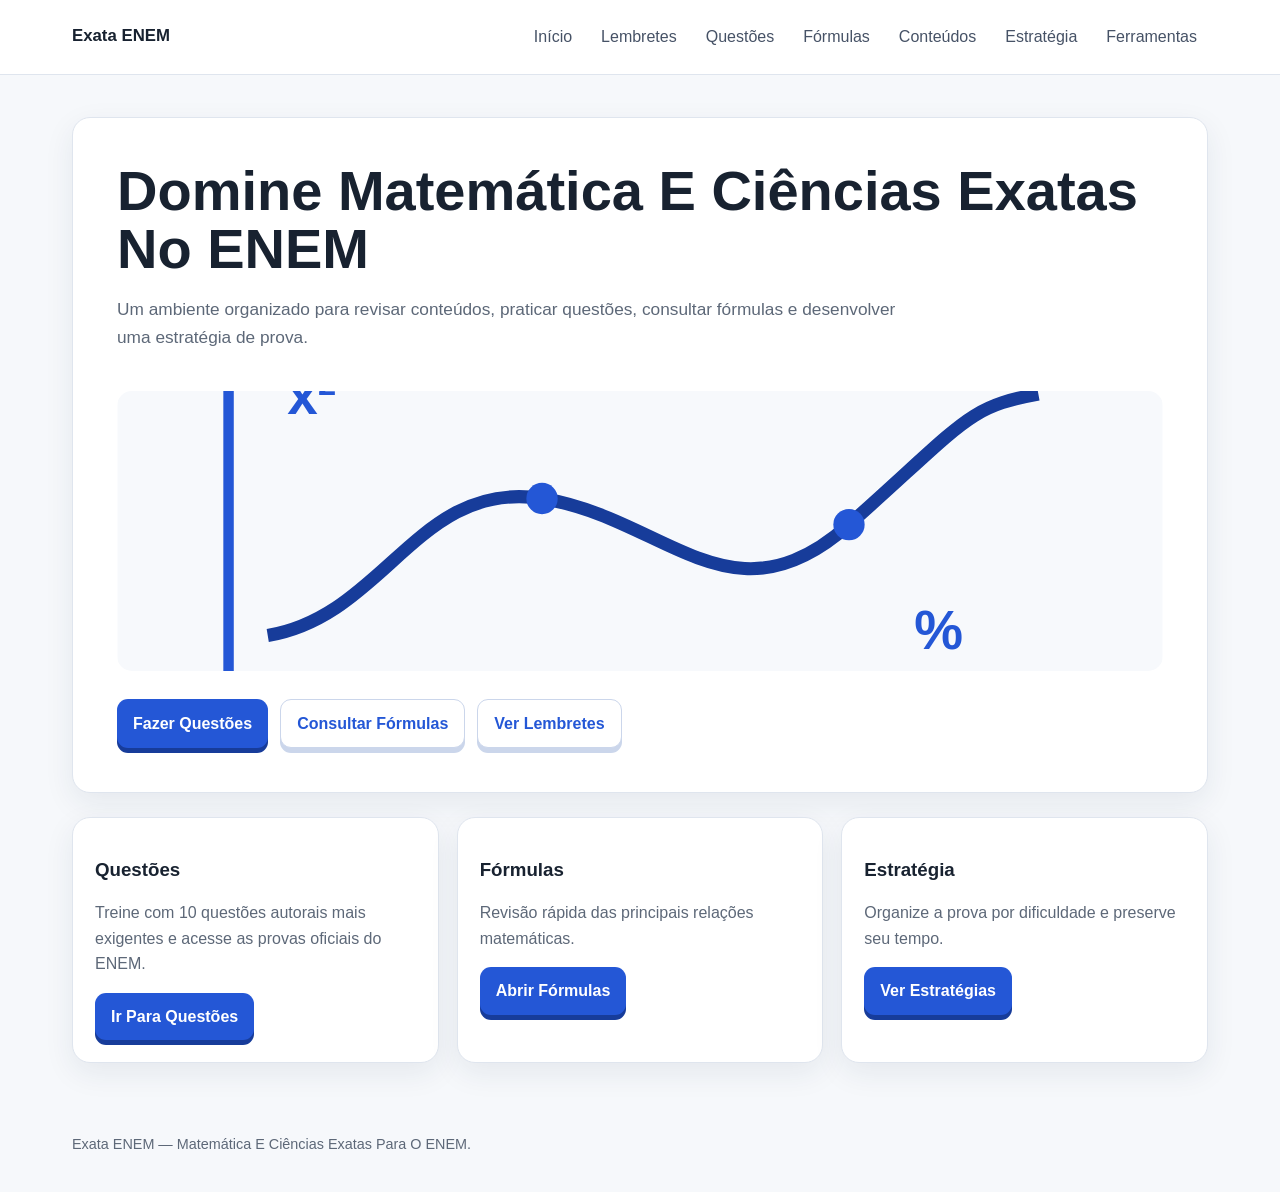
<file: index.html>
<!doctype html><html lang="pt-BR"><head><meta charset="utf-8"><meta name="viewport" content="width=device-width,initial-scale=1"><title>Início — Exata ENEM</title><link rel="stylesheet" href="style.css"></head><body><header><div class="nav"><a class="logo" href="index.html">Exata ENEM</a><nav><a href="index.html">Início</a><a href="lembretes.html">Lembretes</a><a href="questoes.html">Questões</a><a href="formulas.html">Fórmulas</a><a href="conteudos.html">Conteúdos</a><a href="estrategia.html">Estratégia</a><a href="ferramentas.html">Ferramentas</a></nav></div></header><main><section class="hero"><h1>Domine Matemática E Ciências Exatas No ENEM</h1><p>Um ambiente organizado para revisar conteúdos, praticar questões, consultar fórmulas e desenvolver uma estratégia de prova.</p><img class="hero-img" src="matematica.svg" alt="Ilustração de um gráfico matemático"><div class="actions"><a class="btn" href="questoes.html">Fazer Questões</a><a class="btn secondary" href="formulas.html">Consultar Fórmulas</a><a class="btn secondary" href="lembretes.html">Ver Lembretes</a></div></section><div class="grid"><div class="card"><h3>Questões</h3><p class="muted">Treine com 10 questões autorais mais exigentes e acesse as provas oficiais do ENEM.</p><a class="btn" href="questoes.html">Ir Para Questões</a></div><div class="card"><h3>Fórmulas</h3><p class="muted">Revisão rápida das principais relações matemáticas.</p><a class="btn" href="formulas.html">Abrir Fórmulas</a></div><div class="card"><h3>Estratégia</h3><p class="muted">Organize a prova por dificuldade e preserve seu tempo.</p><a class="btn" href="estrategia.html">Ver Estratégias</a></div></div></main><footer>Exata ENEM — Matemática E Ciências Exatas Para O ENEM.</footer></body></html>
</file>
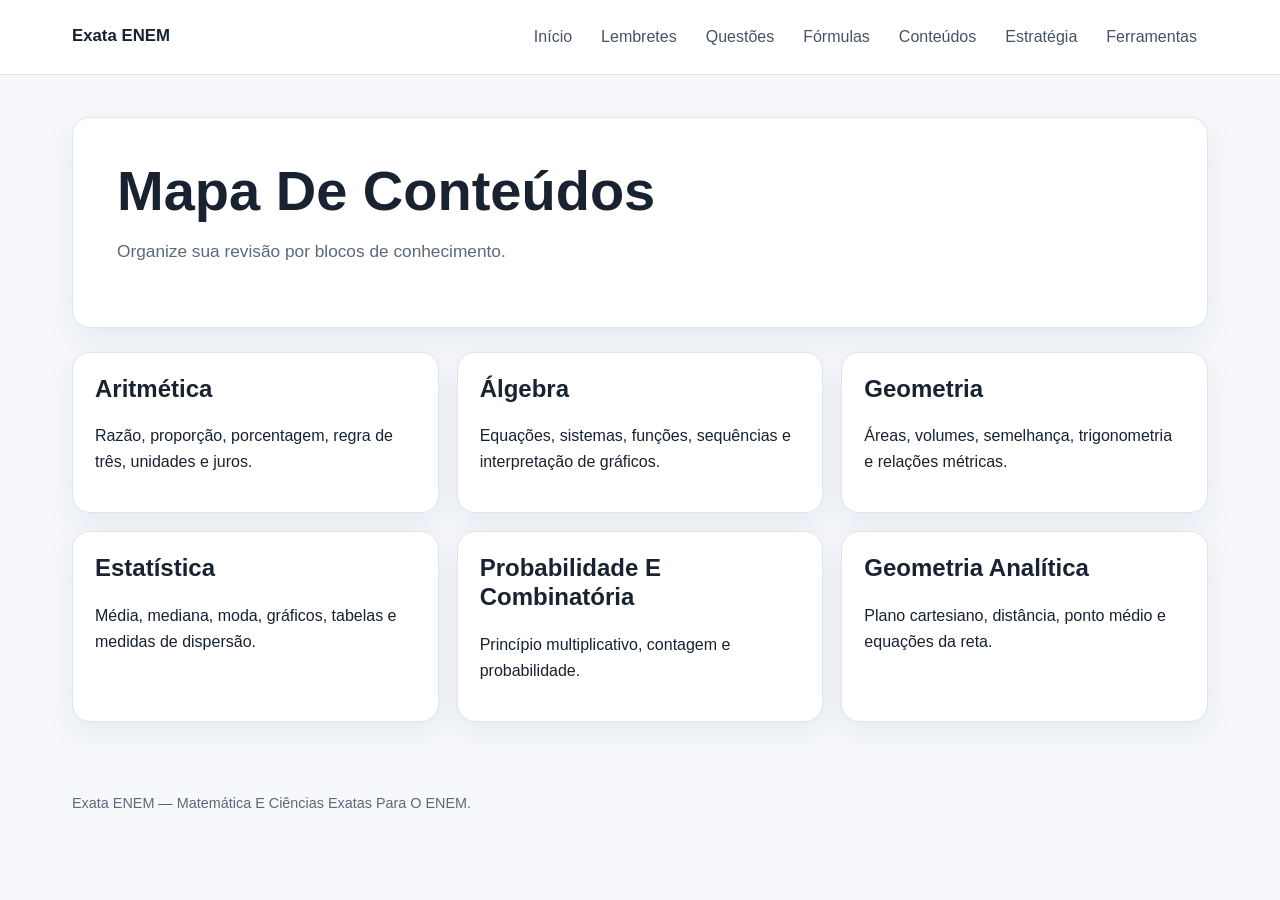
<file: conteudos.html>
<!doctype html><html lang="pt-BR"><head><meta charset="utf-8"><meta name="viewport" content="width=device-width,initial-scale=1"><title>Conteúdos — Exata ENEM</title><link rel="stylesheet" href="style.css"></head><body><header><div class="nav"><a class="logo" href="index.html">Exata ENEM</a><nav><a href="index.html">Início</a><a href="lembretes.html">Lembretes</a><a href="questoes.html">Questões</a><a href="formulas.html">Fórmulas</a><a href="conteudos.html">Conteúdos</a><a href="estrategia.html">Estratégia</a><a href="ferramentas.html">Ferramentas</a></nav></div></header><main><section class="hero"><h1>Mapa De Conteúdos</h1><p>Organize sua revisão por blocos de conhecimento.</p></section><div class="grid"><div class="card"><h2>Aritmética</h2><p>Razão, proporção, porcentagem, regra de três, unidades e juros.</p></div><div class="card"><h2>Álgebra</h2><p>Equações, sistemas, funções, sequências e interpretação de gráficos.</p></div><div class="card"><h2>Geometria</h2><p>Áreas, volumes, semelhança, trigonometria e relações métricas.</p></div><div class="card"><h2>Estatística</h2><p>Média, mediana, moda, gráficos, tabelas e medidas de dispersão.</p></div><div class="card"><h2>Probabilidade E Combinatória</h2><p>Princípio multiplicativo, contagem e probabilidade.</p></div><div class="card"><h2>Geometria Analítica</h2><p>Plano cartesiano, distância, ponto médio e equações da reta.</p></div></div></main><footer>Exata ENEM — Matemática E Ciências Exatas Para O ENEM.</footer></body></html>
</file>
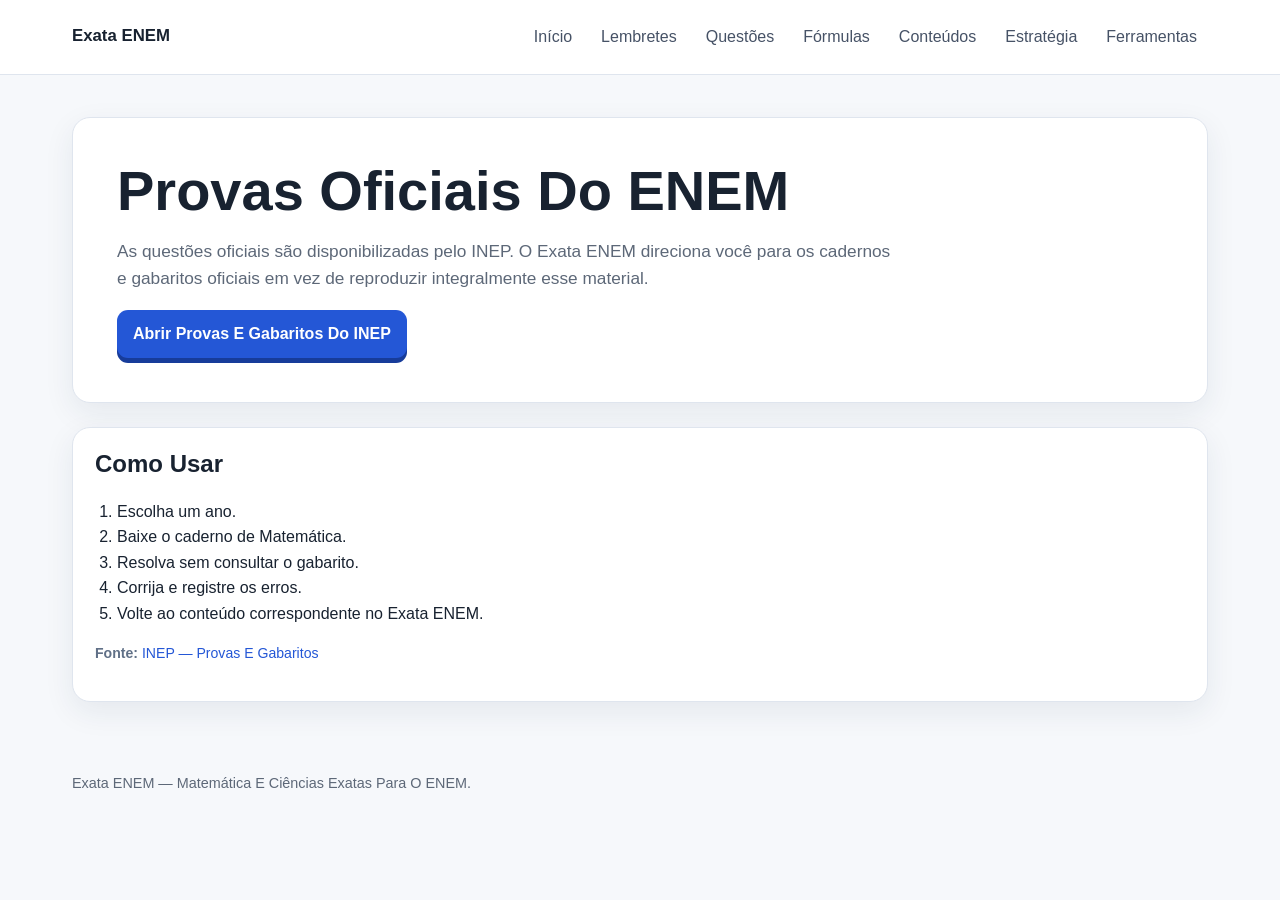
<file: enem-oficial.html>
<!doctype html><html lang="pt-BR"><head><meta charset="utf-8"><meta name="viewport" content="width=device-width,initial-scale=1"><title>ENEM Oficial — Exata ENEM</title><link rel="stylesheet" href="style.css"></head><body><header><div class="nav"><a class="logo" href="index.html">Exata ENEM</a><nav><a href="index.html">Início</a><a href="lembretes.html">Lembretes</a><a href="questoes.html">Questões</a><a href="formulas.html">Fórmulas</a><a href="conteudos.html">Conteúdos</a><a href="estrategia.html">Estratégia</a><a href="ferramentas.html">Ferramentas</a></nav></div></header><main><section class="hero"><h1>Provas Oficiais Do ENEM</h1><p>As questões oficiais são disponibilizadas pelo INEP. O Exata ENEM direciona você para os cadernos e gabaritos oficiais em vez de reproduzir integralmente esse material.</p><a class="btn" href="https://www.gov.br/inep/pt-br/areas-de-atuacao/avaliacao-e-exames-educacionais/enem/provas-e-gabaritos" target="_blank" rel="noopener">Abrir Provas E Gabaritos Do INEP</a></section><div class="card"><h2>Como Usar</h2><ol><li>Escolha um ano.</li><li>Baixe o caderno de Matemática.</li><li>Resolva sem consultar o gabarito.</li><li>Corrija e registre os erros.</li><li>Volte ao conteúdo correspondente no Exata ENEM.</li></ol><p class="source"><strong>Fonte:</strong> <a href="https://www.gov.br/inep/pt-br/areas-de-atuacao/avaliacao-e-exames-educacionais/enem/provas-e-gabaritos" target="_blank" rel="noopener">INEP — Provas E Gabaritos</a></p></div></main><footer>Exata ENEM — Matemática E Ciências Exatas Para O ENEM.</footer></body></html>
</file>
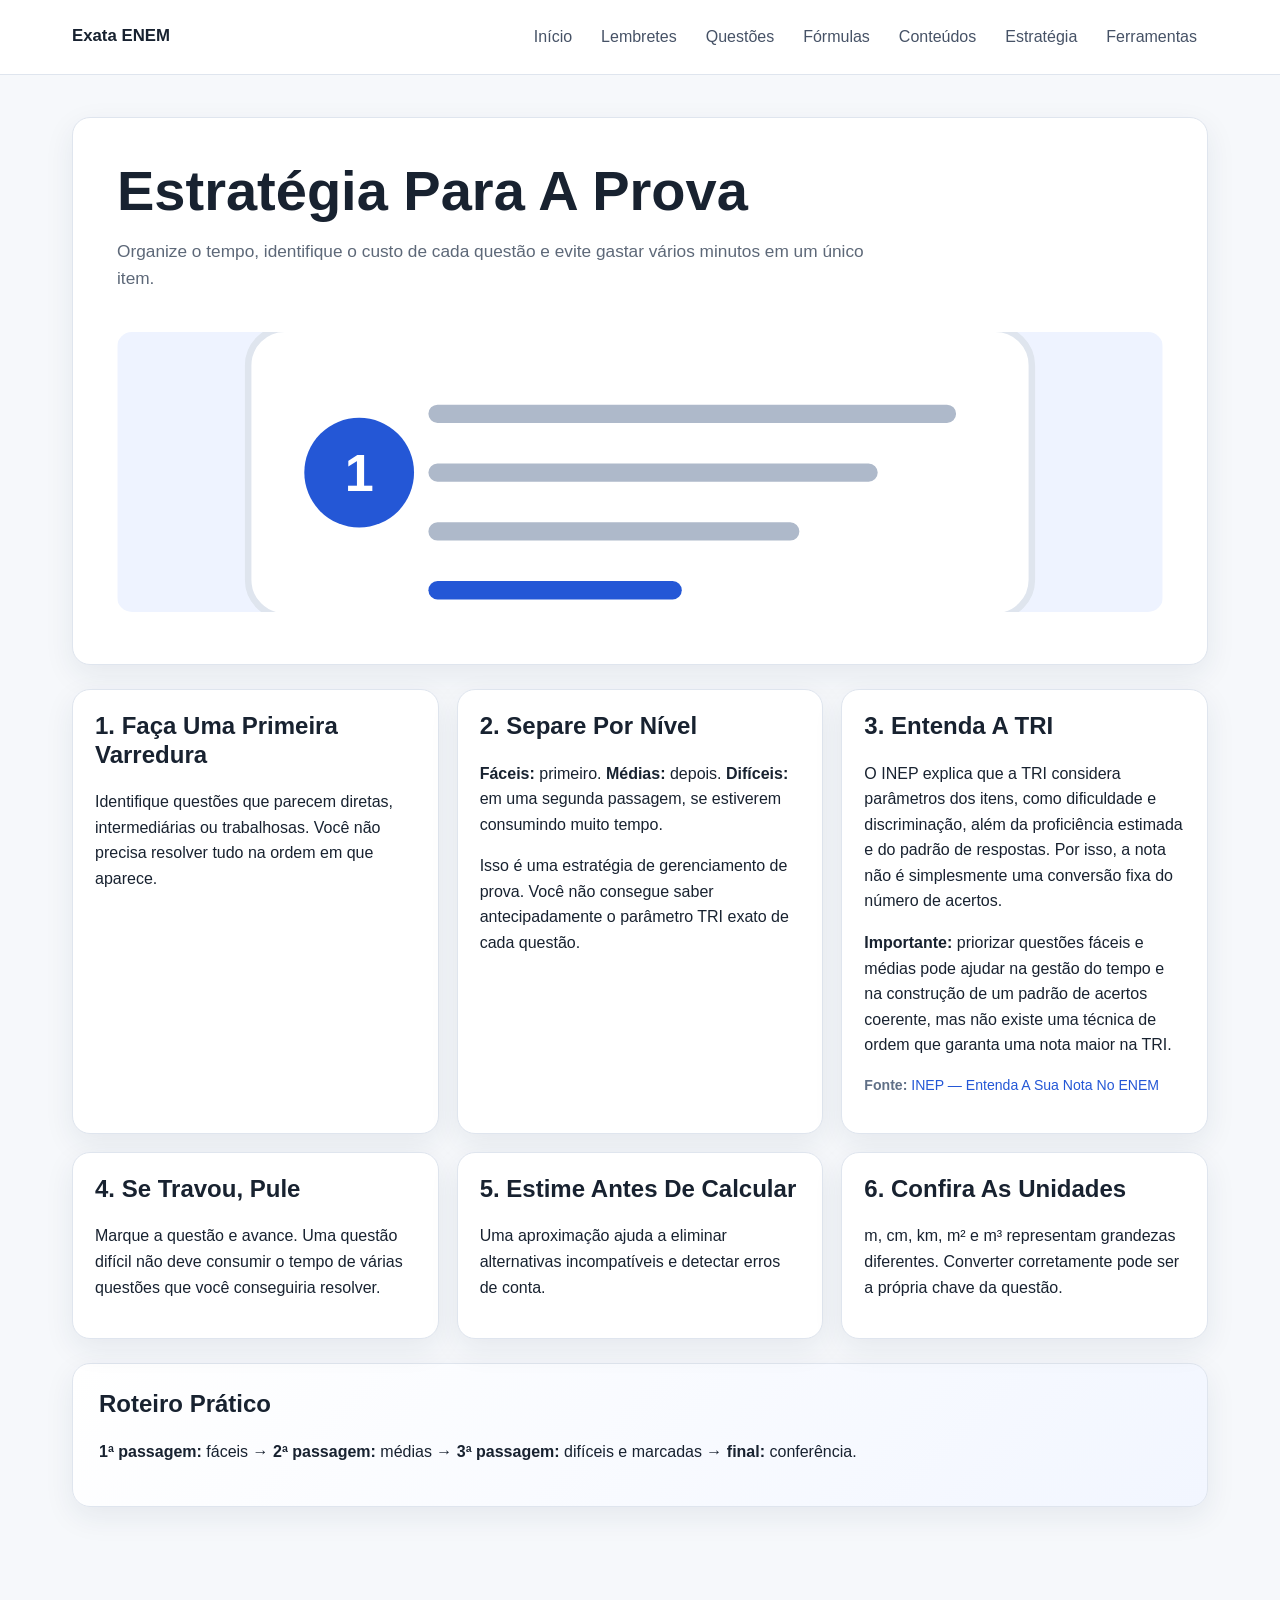
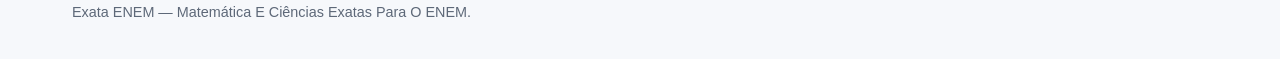
<file: estrategia.html>
<!doctype html><html lang="pt-BR"><head><meta charset="utf-8"><meta name="viewport" content="width=device-width,initial-scale=1"><title>Estratégia — Exata ENEM</title><link rel="stylesheet" href="style.css"></head><body><header><div class="nav"><a class="logo" href="index.html">Exata ENEM</a><nav><a href="index.html">Início</a><a href="lembretes.html">Lembretes</a><a href="questoes.html">Questões</a><a href="formulas.html">Fórmulas</a><a href="conteudos.html">Conteúdos</a><a href="estrategia.html">Estratégia</a><a href="ferramentas.html">Ferramentas</a></nav></div></header><main><section class="hero"><h1>Estratégia Para A Prova</h1><p>Organize o tempo, identifique o custo de cada questão e evite gastar vários minutos em um único item.</p><img class="hero-img" src="tri.svg" alt="Ilustração sobre estratégia de prova"></section><div class="grid"><div class="card"><h2>1. Faça Uma Primeira Varredura</h2><p>Identifique questões que parecem diretas, intermediárias ou trabalhosas. Você não precisa resolver tudo na ordem em que aparece.</p></div><div class="card"><h2>2. Separe Por Nível</h2><p><strong>Fáceis:</strong> primeiro. <strong>Médias:</strong> depois. <strong>Difíceis:</strong> em uma segunda passagem, se estiverem consumindo muito tempo.</p><p>Isso é uma estratégia de gerenciamento de prova. Você não consegue saber antecipadamente o parâmetro TRI exato de cada questão.</p></div><div class="card"><h2>3. Entenda A TRI</h2><p>O INEP explica que a TRI considera parâmetros dos itens, como dificuldade e discriminação, além da proficiência estimada e do padrão de respostas. Por isso, a nota não é simplesmente uma conversão fixa do número de acertos.</p><p><strong>Importante:</strong> priorizar questões fáceis e médias pode ajudar na gestão do tempo e na construção de um padrão de acertos coerente, mas não existe uma técnica de ordem que garanta uma nota maior na TRI.</p><p class="source"><strong>Fonte:</strong> <a href="https://download.inep.gov.br/publicacoes/institucionais/avaliacoes_e_exames_da_educacao_basica/entenda_a_sua_nota_no_enem_guia_do_participante.pdf" target="_blank" rel="noopener">INEP — Entenda A Sua Nota No ENEM</a></p></div><div class="card"><h2>4. Se Travou, Pule</h2><p>Marque a questão e avance. Uma questão difícil não deve consumir o tempo de várias questões que você conseguiria resolver.</p></div><div class="card"><h2>5. Estime Antes De Calcular</h2><p>Uma aproximação ajuda a eliminar alternativas incompatíveis e detectar erros de conta.</p></div><div class="card"><h2>6. Confira As Unidades</h2><p>m, cm, km, m² e m³ representam grandezas diferentes. Converter corretamente pode ser a própria chave da questão.</p></div></div><section class="reminder"><h2>Roteiro Prático</h2><p><strong>1ª passagem:</strong> fáceis → <strong>2ª passagem:</strong> médias → <strong>3ª passagem:</strong> difíceis e marcadas → <strong>final:</strong> conferência.</p></section></main><footer>Exata ENEM — Matemática E Ciências Exatas Para O ENEM.</footer></body></html>
</file>
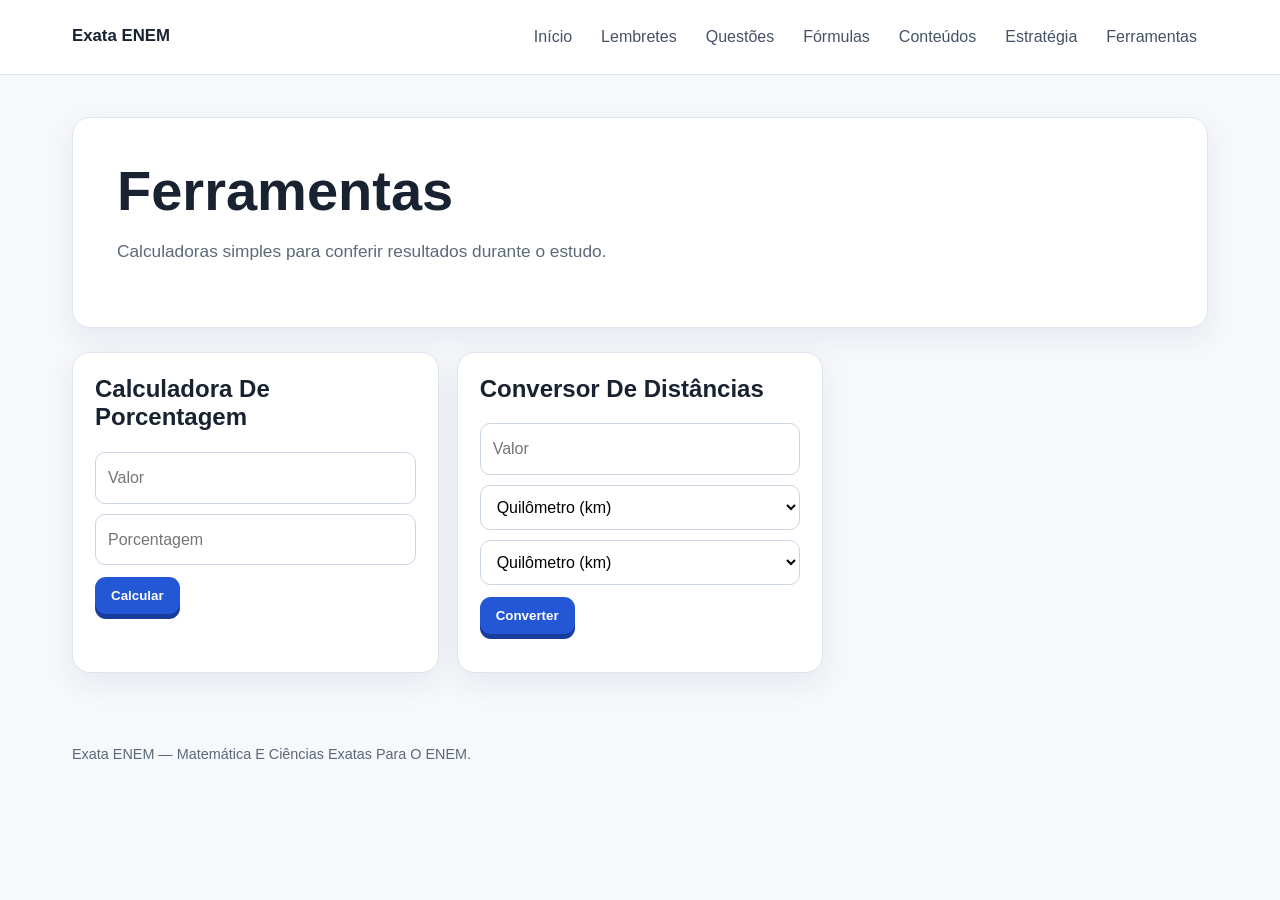
<file: ferramentas.html>
<!doctype html><html lang="pt-BR"><head><meta charset="utf-8"><meta name="viewport" content="width=device-width,initial-scale=1"><title>Ferramentas — Exata ENEM</title><link rel="stylesheet" href="style.css"></head><body><header><div class="nav"><a class="logo" href="index.html">Exata ENEM</a><nav><a href="index.html">Início</a><a href="lembretes.html">Lembretes</a><a href="questoes.html">Questões</a><a href="formulas.html">Fórmulas</a><a href="conteudos.html">Conteúdos</a><a href="estrategia.html">Estratégia</a><a href="ferramentas.html">Ferramentas</a></nav></div></header><main><section class="hero"><h1>Ferramentas</h1><p>Calculadoras simples para conferir resultados durante o estudo.</p></section><div class="grid"><div class="card"><h2>Calculadora De Porcentagem</h2><input id="n" type="number" step="any" placeholder="Valor"><input id="p" type="number" step="any" placeholder="Porcentagem" style="margin-top:10px"><button class="btn" style="margin-top:12px" onclick="calc()">Calcular</button><p id="res"></p></div><div class="card"><h2>Conversor De Distâncias</h2><input id="valor" type="number" step="any" placeholder="Valor"><select id="de" style="margin-top:10px"><option value="km">Quilômetro (km)</option><option value="m">Metro (m)</option><option value="cm">Centímetro (cm)</option><option value="mm">Milímetro (mm)</option></select><select id="para" style="margin-top:10px"><option value="km">Quilômetro (km)</option><option value="m">Metro (m)</option><option value="cm">Centímetro (cm)</option><option value="mm">Milímetro (mm)</option></select><button class="btn" style="margin-top:12px" onclick="conv()">Converter</button><p id="cres"></p></div></div><script>
function calc(){const n=Number(document.getElementById("n").value),p=Number(document.getElementById("p").value);document.getElementById("res").textContent=Number.isFinite(n)&&Number.isFinite(p)?"Resultado: "+(n*p/100):"Digite valores válidos."}
function conv(){const v=Number(document.getElementById("valor").value),de=document.getElementById("de").value,para=document.getElementById("para").value,f={km:1000,m:1,cm:.01,mm:.001};if(!Number.isFinite(v)){document.getElementById("cres").textContent="Digite um valor válido.";return}const metros=v*f[de],resultado=metros/f[para];document.getElementById("cres").textContent=v+" "+de+" = "+resultado+" "+para}
</script></main><footer>Exata ENEM — Matemática E Ciências Exatas Para O ENEM.</footer></body></html>
</file>
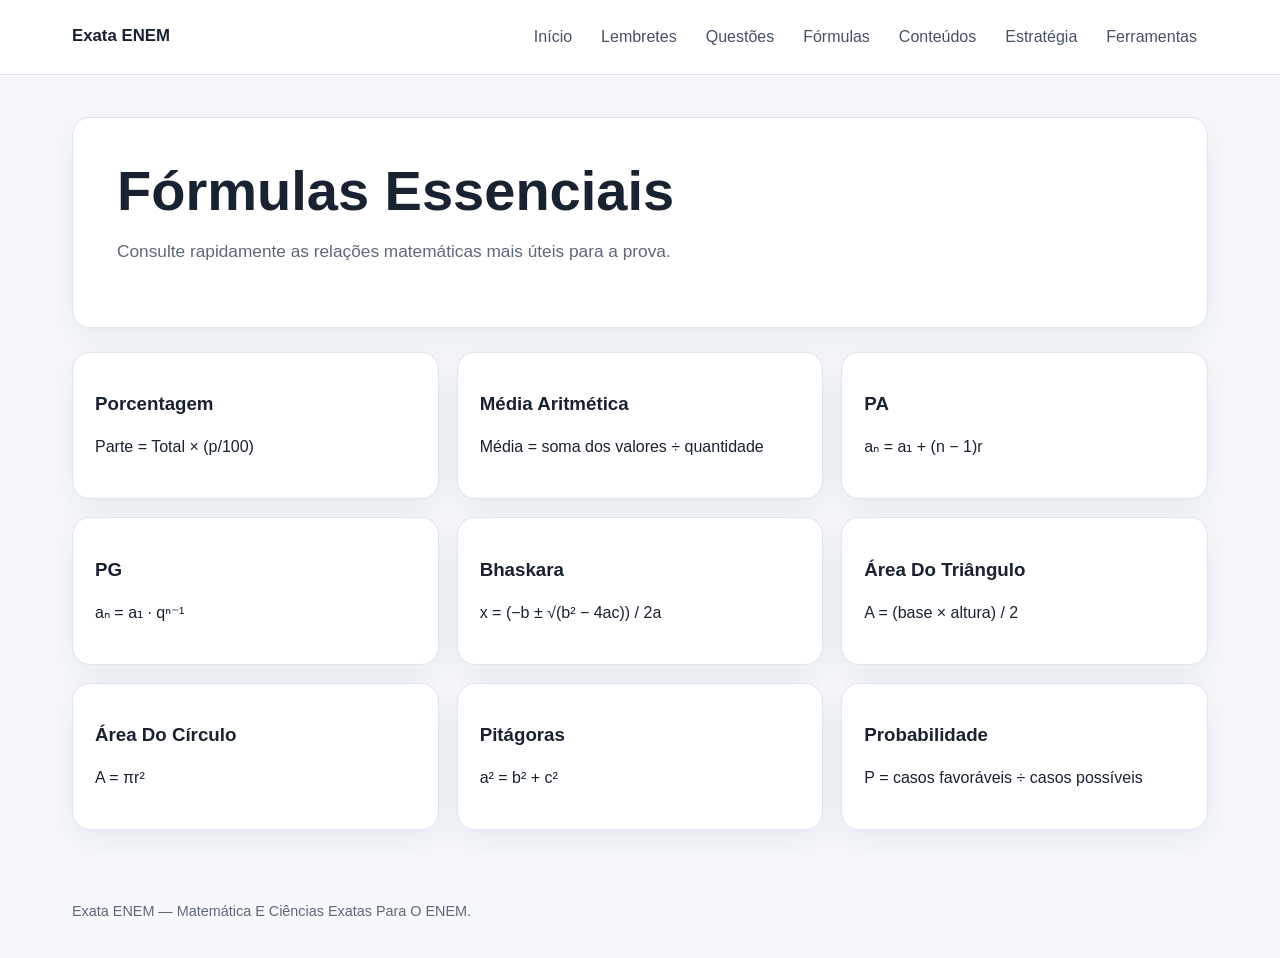
<file: formulas.html>
<!doctype html><html lang="pt-BR"><head><meta charset="utf-8"><meta name="viewport" content="width=device-width,initial-scale=1"><title>Fórmulas — Exata ENEM</title><link rel="stylesheet" href="style.css"></head><body><header><div class="nav"><a class="logo" href="index.html">Exata ENEM</a><nav><a href="index.html">Início</a><a href="lembretes.html">Lembretes</a><a href="questoes.html">Questões</a><a href="formulas.html">Fórmulas</a><a href="conteudos.html">Conteúdos</a><a href="estrategia.html">Estratégia</a><a href="ferramentas.html">Ferramentas</a></nav></div></header><main><section class="hero"><h1>Fórmulas Essenciais</h1><p>Consulte rapidamente as relações matemáticas mais úteis para a prova.</p></section><div class="grid"><div class="card"><h3>Porcentagem</h3><p>Parte = Total × (p/100)</p></div><div class="card"><h3>Média Aritmética</h3><p>Média = soma dos valores ÷ quantidade</p></div><div class="card"><h3>PA</h3><p>aₙ = a₁ + (n − 1)r</p></div><div class="card"><h3>PG</h3><p>aₙ = a₁ · qⁿ⁻¹</p></div><div class="card"><h3>Bhaskara</h3><p>x = (−b ± √(b² − 4ac)) / 2a</p></div><div class="card"><h3>Área Do Triângulo</h3><p>A = (base × altura) / 2</p></div><div class="card"><h3>Área Do Círculo</h3><p>A = πr²</p></div><div class="card"><h3>Pitágoras</h3><p>a² = b² + c²</p></div><div class="card"><h3>Probabilidade</h3><p>P = casos favoráveis ÷ casos possíveis</p></div></div></main><footer>Exata ENEM — Matemática E Ciências Exatas Para O ENEM.</footer></body></html>
</file>
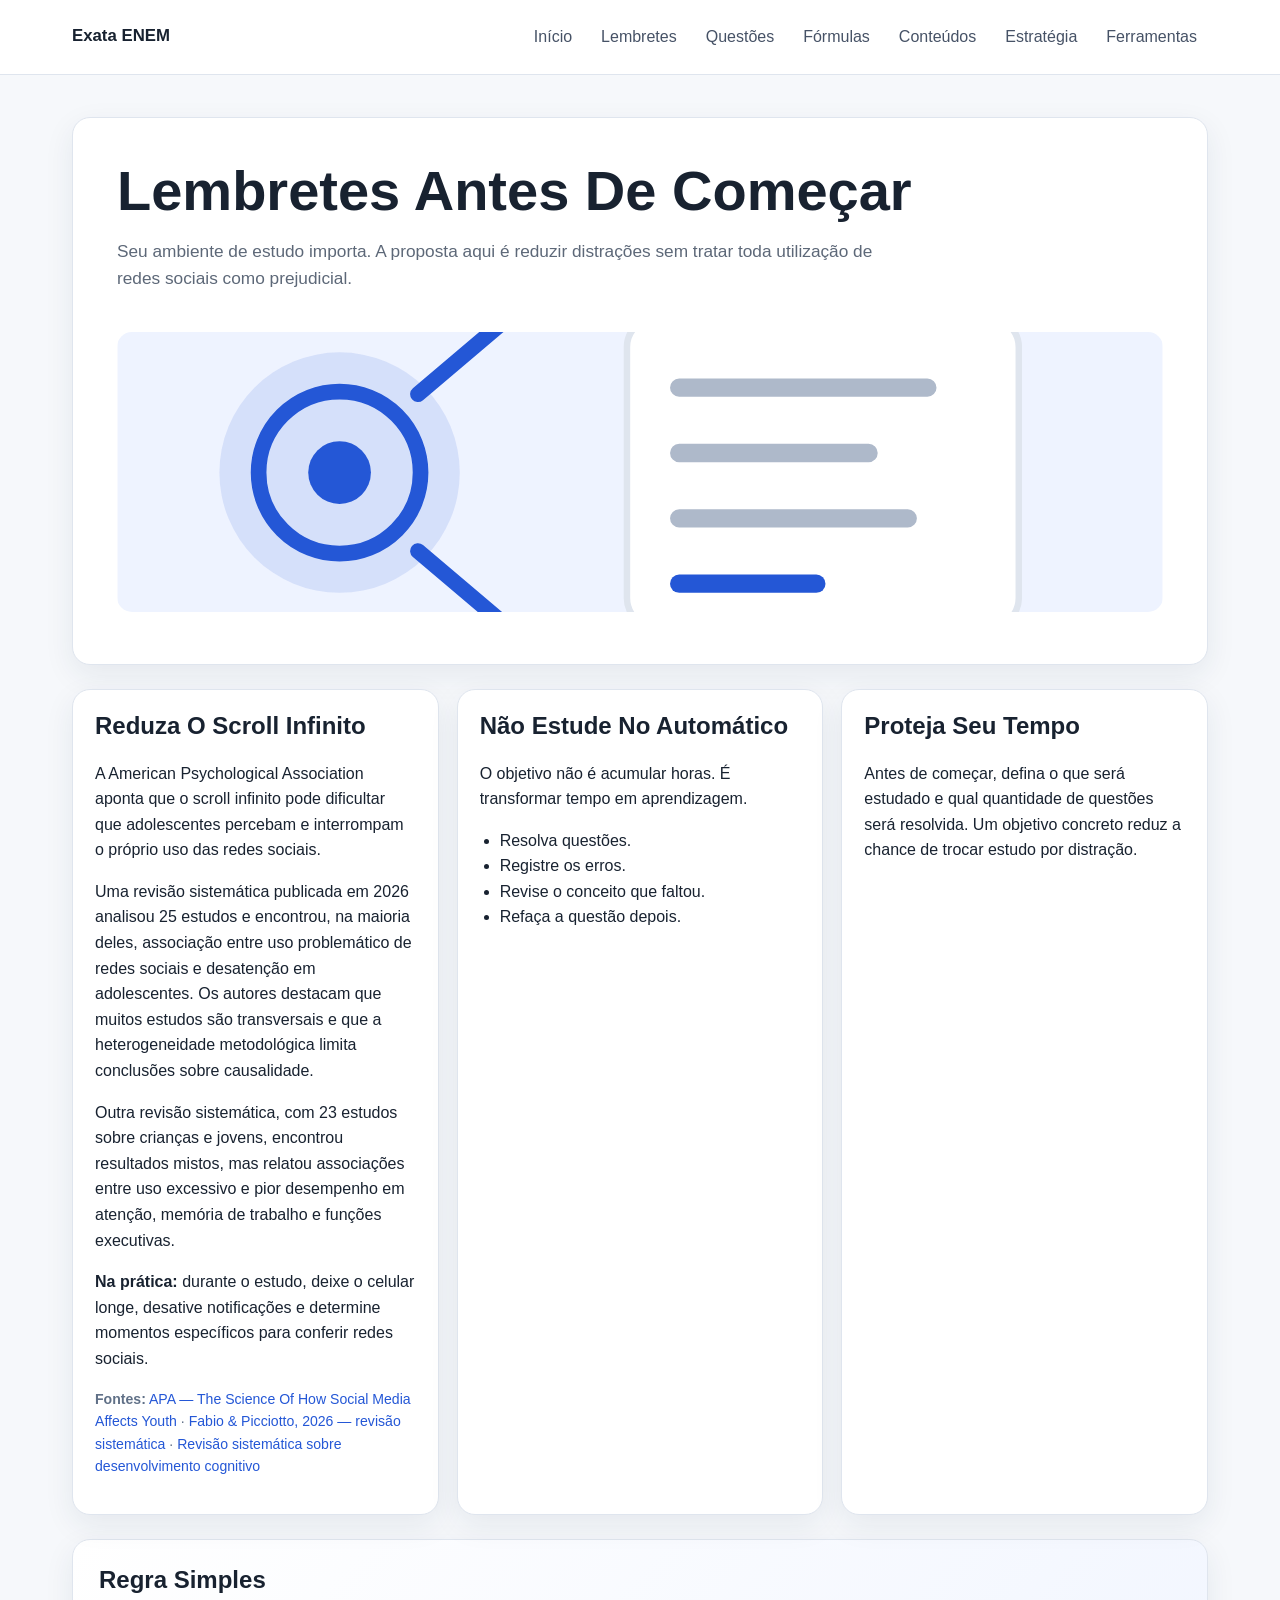
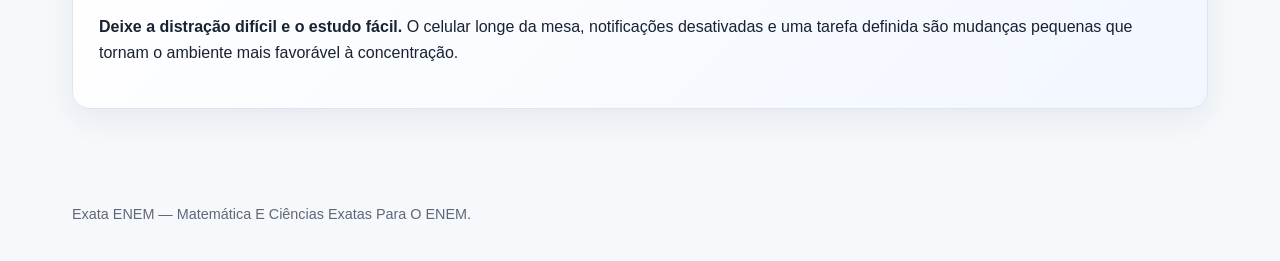
<file: lembretes.html>
<!doctype html><html lang="pt-BR"><head><meta charset="utf-8"><meta name="viewport" content="width=device-width,initial-scale=1"><title>Lembretes — Exata ENEM</title><link rel="stylesheet" href="style.css"></head><body><header><div class="nav"><a class="logo" href="index.html">Exata ENEM</a><nav><a href="index.html">Início</a><a href="lembretes.html">Lembretes</a><a href="questoes.html">Questões</a><a href="formulas.html">Fórmulas</a><a href="conteudos.html">Conteúdos</a><a href="estrategia.html">Estratégia</a><a href="ferramentas.html">Ferramentas</a></nav></div></header><main><section class="hero"><h1>Lembretes Antes De Começar</h1><p>Seu ambiente de estudo importa. A proposta aqui é reduzir distrações sem tratar toda utilização de redes sociais como prejudicial.</p><img class="hero-img" src="foco.svg" alt="Ilustração sobre concentração e foco"></section><div class="grid"><div class="card"><h2>Reduza O Scroll Infinito</h2><p>A American Psychological Association aponta que o scroll infinito pode dificultar que adolescentes percebam e interrompam o próprio uso das redes sociais.</p><p>Uma revisão sistemática publicada em 2026 analisou 25 estudos e encontrou, na maioria deles, associação entre uso problemático de redes sociais e desatenção em adolescentes. Os autores destacam que muitos estudos são transversais e que a heterogeneidade metodológica limita conclusões sobre causalidade.</p><p>Outra revisão sistemática, com 23 estudos sobre crianças e jovens, encontrou resultados mistos, mas relatou associações entre uso excessivo e pior desempenho em atenção, memória de trabalho e funções executivas.</p><p><strong>Na prática:</strong> durante o estudo, deixe o celular longe, desative notificações e determine momentos específicos para conferir redes sociais.</p><p class="source"><strong>Fontes:</strong> <a href="https://www.apa.org/topics/social-media-internet/youth-social-media-2024" target="_blank" rel="noopener">APA — The Science Of How Social Media Affects Youth</a> · <a href="https://pubmed.ncbi.nlm.nih.gov/41616599/" target="_blank" rel="noopener">Fabio & Picciotto, 2026 — revisão sistemática</a> · <a href="https://pubmed.ncbi.nlm.nih.gov/41121065/" target="_blank" rel="noopener">Revisão sistemática sobre desenvolvimento cognitivo</a></p></div><div class="card"><h2>Não Estude No Automático</h2><p>O objetivo não é acumular horas. É transformar tempo em aprendizagem.</p><ul><li>Resolva questões.</li><li>Registre os erros.</li><li>Revise o conceito que faltou.</li><li>Refaça a questão depois.</li></ul></div><div class="card"><h2>Proteja Seu Tempo</h2><p>Antes de começar, defina o que será estudado e qual quantidade de questões será resolvida. Um objetivo concreto reduz a chance de trocar estudo por distração.</p></div></div><section class="reminder"><h2>Regra Simples</h2><p><strong>Deixe a distração difícil e o estudo fácil.</strong> O celular longe da mesa, notificações desativadas e uma tarefa definida são mudanças pequenas que tornam o ambiente mais favorável à concentração.</p></section></main><footer>Exata ENEM — Matemática E Ciências Exatas Para O ENEM.</footer></body></html>
</file>
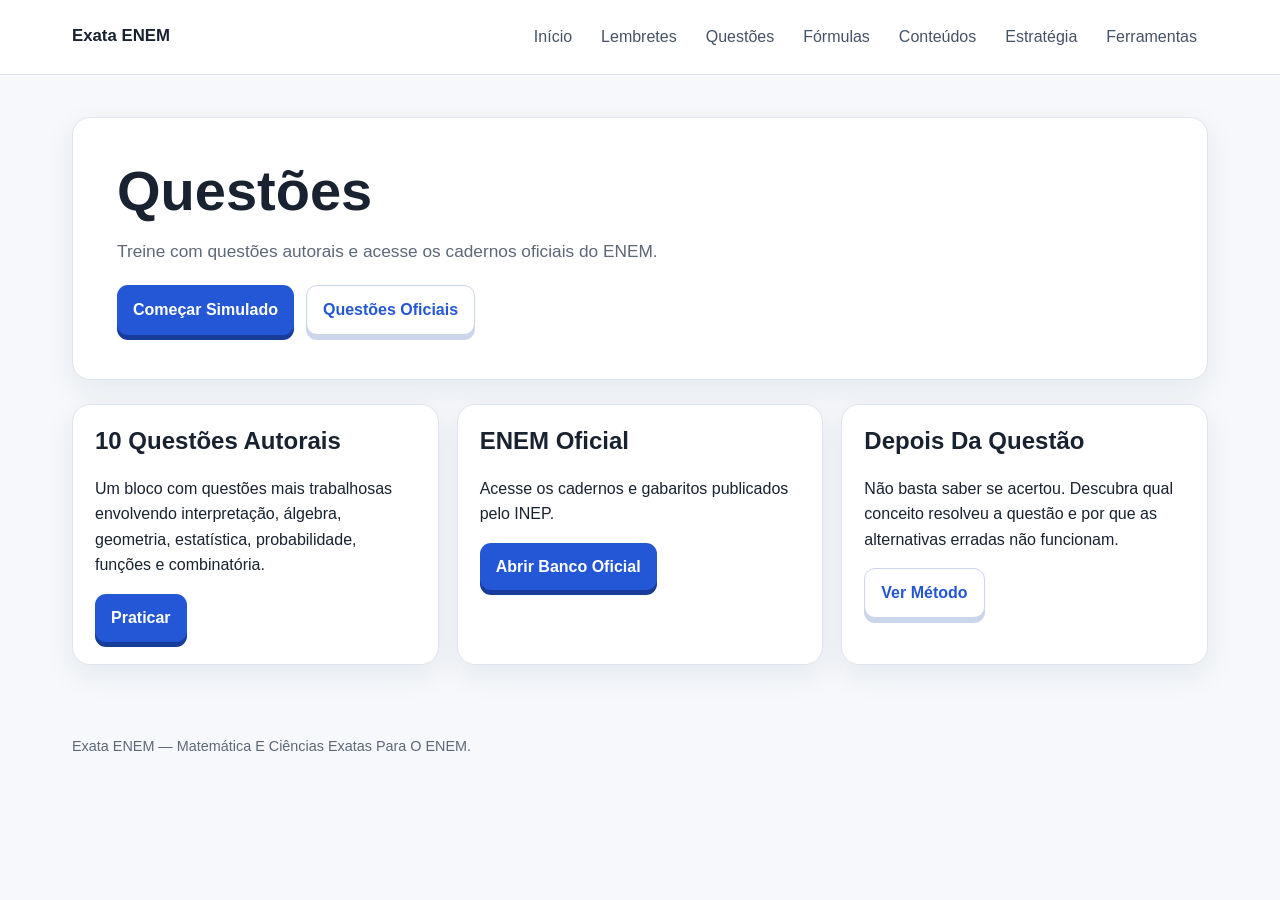
<file: questoes.html>
<!doctype html><html lang="pt-BR"><head><meta charset="utf-8"><meta name="viewport" content="width=device-width,initial-scale=1"><title>Questões — Exata ENEM</title><link rel="stylesheet" href="style.css"></head><body><header><div class="nav"><a class="logo" href="index.html">Exata ENEM</a><nav><a href="index.html">Início</a><a href="lembretes.html">Lembretes</a><a href="questoes.html">Questões</a><a href="formulas.html">Fórmulas</a><a href="conteudos.html">Conteúdos</a><a href="estrategia.html">Estratégia</a><a href="ferramentas.html">Ferramentas</a></nav></div></header><main><section class="hero"><h1>Questões</h1><p>Treine com questões autorais e acesse os cadernos oficiais do ENEM.</p><div class="actions"><a class="btn" href="simulado.html">Começar Simulado</a><a class="btn secondary" href="enem-oficial.html">Questões Oficiais</a></div></section><div class="grid"><div class="card"><h2>10 Questões Autorais</h2><p>Um bloco com questões mais trabalhosas envolvendo interpretação, álgebra, geometria, estatística, probabilidade, funções e combinatória.</p><a class="btn" href="simulado.html">Praticar</a></div><div class="card"><h2>ENEM Oficial</h2><p>Acesse os cadernos e gabaritos publicados pelo INEP.</p><a class="btn" href="enem-oficial.html">Abrir Banco Oficial</a></div><div class="card"><h2>Depois Da Questão</h2><p>Não basta saber se acertou. Descubra qual conceito resolveu a questão e por que as alternativas erradas não funcionam.</p><a class="btn secondary" href="estrategia.html">Ver Método</a></div></div></main><footer>Exata ENEM — Matemática E Ciências Exatas Para O ENEM.</footer></body></html>
</file>
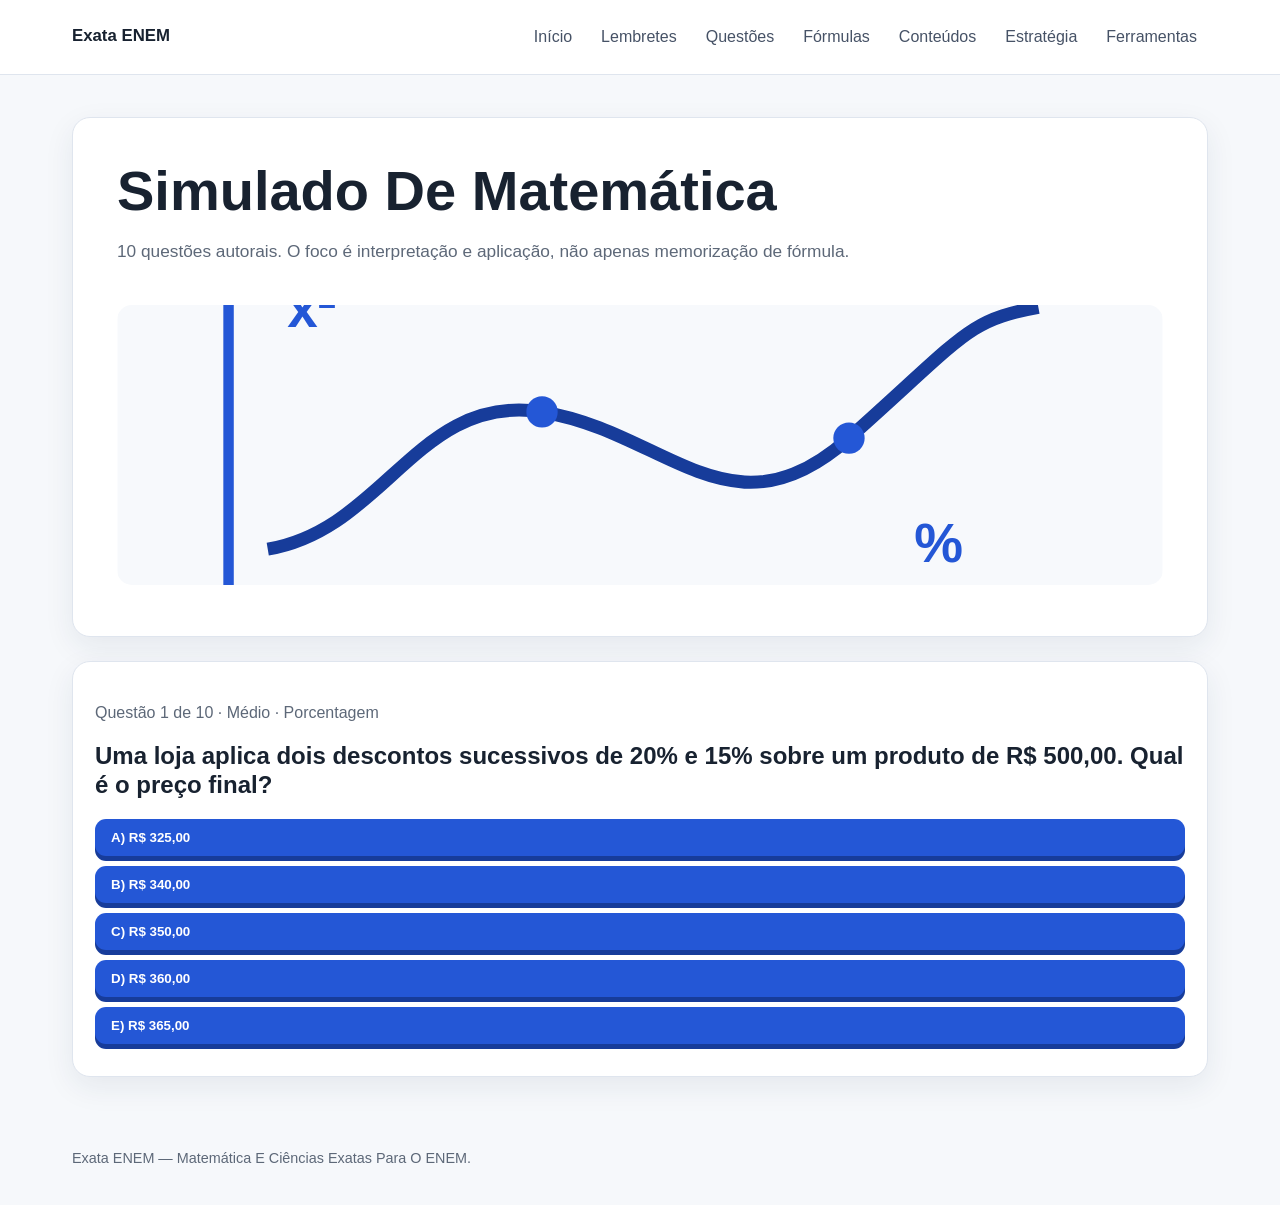
<file: simulado.html>
<!doctype html><html lang="pt-BR"><head><meta charset="utf-8"><meta name="viewport" content="width=device-width,initial-scale=1"><title>Simulado — Exata ENEM</title><link rel="stylesheet" href="style.css"></head><body><header><div class="nav"><a class="logo" href="index.html">Exata ENEM</a><nav><a href="index.html">Início</a><a href="lembretes.html">Lembretes</a><a href="questoes.html">Questões</a><a href="formulas.html">Fórmulas</a><a href="conteudos.html">Conteúdos</a><a href="estrategia.html">Estratégia</a><a href="ferramentas.html">Ferramentas</a></nav></div></header><main><section class="hero"><h1>Simulado De Matemática</h1><p>10 questões autorais. O foco é interpretação e aplicação, não apenas memorização de fórmula.</p><img class="hero-img" src="matematica.svg" alt="Ilustração matemática"></section><div id="quiz" class="card"></div><script>
const qs=[
{nivel:"Médio",tema:"Porcentagem",q:"Uma loja aplica dois descontos sucessivos de 20% e 15% sobre um produto de R$ 500,00. Qual é o preço final?",a:["R$ 325,00","R$ 340,00","R$ 350,00","R$ 360,00","R$ 365,00"],c:1,r:"Após 20%, o preço é 400. Depois, 15% de desconto sobre 400 é 60. Portanto, o preço final é R$ 340,00."},
{nivel:"Médio",tema:"Função",q:"Uma empresa cobra uma taxa fixa de R$ 18,00 mais R$ 2,40 por unidade transportada. Se o cliente pagou R$ 162,00, quantas unidades foram transportadas?",a:["50","55","60","65","70"],c:2,r:"18 + 2,4x = 162. Logo, 2,4x = 144 e x = 60."},
{nivel:"Médio",tema:"Geometria",q:"Um reservatório cilíndrico possui raio de 2 m e altura de 3 m. Considerando π=3, o volume, em m³, é:",a:["18","24","30","36","42"],c:3,r:"V=πr²h=3·4·3=36 m³."},
{nivel:"Difícil",tema:"Estatística",q:"As notas de cinco alunos são 6, 7, 7, 8 e 12. Se a nota 12 for retirada, a média do conjunto restante será:",a:["6,5","7","7,0","7,5","8"],c:3,r:"Sem 12, ficam 6, 7, 7 e 8. A soma é 28; 28/4=7. A alternativa correta é a que representa 7."},
{nivel:"Difícil",tema:"Probabilidade",q:"Uma urna possui 5 bolas vermelhas, 3 azuis e 2 verdes. Retiram-se duas bolas sem reposição. A probabilidade de ambas serem vermelhas é:",a:["1/4","2/9","1/5","5/18","1/3"],c:1,r:"A primeira é vermelha com 5/10. Depois restam 4 vermelhas em 9 bolas: 5/10·4/9=2/9."},
{nivel:"Difícil",tema:"PA",q:"Uma sequência aritmética tem primeiro termo 7 e razão 4. A soma dos 20 primeiros termos é:",a:["820","860","880","900","940"],c:3,r:"a20=7+19·4=83. S20=20(7+83)/2=900."},
{nivel:"Difícil",tema:"Geometria Analítica",q:"Os pontos A(2,3) e B(8,11) determinam um segmento. A distância entre A e B é:",a:["8","9","10","11","12"],c:2,r:"d=√[(8−2)²+(11−3)²]=√(36+64)=10."},
{nivel:"Difícil",tema:"Combinatória",q:"Uma senha possui 4 algarismos distintos escolhidos entre 0 e 9. O primeiro não pode ser 0. Quantas senhas podem ser formadas?",a:["3024","4320","4536","5040","6480"],c:2,r:"Primeiro algarismo: 9 opções. Segundo: 9, terceiro: 8, quarto: 7. Total=9·9·8·7=4536."},
{nivel:"Difícil",tema:"Função Quadrática",q:"A altura de um objeto é dada por h(t)=−5t²+20t+1. Qual é a altura máxima atingida?",a:["18","20","21","24","25"],c:2,r:"O máximo ocorre no vértice: t=−20/(2·−5)=2. Então h(2)=−20+40+1=21."},
{nivel:"Difícil",tema:"Razão E Proporção",q:"Uma receita para 8 pessoas usa 600 g de determinado ingrediente. Para manter a mesma proporção, quantos gramas serão necessários para 14 pessoas?",a:["900","950","1000","1050","1100"],c:3,r:"600/8=75 g por pessoa. Para 14: 75·14=1050 g."}
];
let i=0,score=0,answered=false;
function render(){const x=qs[i];document.getElementById("quiz").innerHTML='<p class="muted">Questão '+(i+1)+' de '+qs.length+' · '+x.nivel+' · '+x.tema+'</p><h2>'+x.q+'</h2><div id="alts"></div><div id="feedback"></div>';x.a.forEach((v,k)=>{let b=document.createElement("button");b.className="button quiz-option";b.textContent=String.fromCharCode(65+k)+") "+v;b.onclick=()=>answer(k);document.getElementById("alts").appendChild(b)})}
function answer(k){if(answered)return;answered=true;const x=qs[i],f=document.getElementById("feedback");if(k===x.c){score++;f.innerHTML="<strong>Acerto.</strong> "+x.r}else f.innerHTML="<strong>Resposta correta: "+String.fromCharCode(65+x.c)+"</strong>. "+x.r;f.innerHTML+='<div class="actions"><button class="btn" onclick="next()">'+(i<qs.length-1?"Próxima Questão":"Finalizar")+"</button></div>"}
function next(){if(i<qs.length-1){i++;answered=false;render()}else document.getElementById("quiz").innerHTML="<h2>Resultado</h2><p>Você acertou "+score+" de "+qs.length+".</p><a class='btn' href='questoes.html'>Voltar Para Questões</a>"}
render();
</script></main><footer>Exata ENEM — Matemática E Ciências Exatas Para O ENEM.</footer></body></html>
</file>
<file: style.css>
:root{--bg:#f6f8fb;--surface:#fff;--ink:#182230;--muted:#5d6878;--primary:#2457d6;--primary2:#173c9a;--line:#dfe5ee;--soft:#eef3ff;--shadow:0 10px 30px rgba(25,45,80,.08)}
*{box-sizing:border-box}html{scroll-behavior:smooth}body{margin:0;font-family:Inter,Segoe UI,Arial,sans-serif;background:var(--bg);color:var(--ink);line-height:1.6}
a{color:inherit}header{position:sticky;top:0;z-index:20;background:rgba(255,255,255,.94);backdrop-filter:blur(12px);border-bottom:1px solid var(--line)}
.nav{max-width:1180px;margin:auto;padding:15px 22px;display:flex;align-items:center;justify-content:space-between;gap:20px}.logo{font-weight:800;font-size:1.05rem;text-decoration:none}
nav{display:flex;gap:7px;flex-wrap:wrap}nav a{text-decoration:none;padding:9px 11px;border-radius:10px;color:#465266;transition:transform .22s ease,background .22s ease,color .22s ease}
nav a:hover{background:var(--soft);color:var(--primary);transform:translateY(-2px)}
main{max-width:1180px;margin:auto;padding:42px 22px 70px}.hero,.panel,.card,.reminder{background:var(--surface);border:1px solid var(--line);border-radius:18px;box-shadow:var(--shadow)}
.hero{padding:44px;margin-bottom:24px}.hero h1{font-size:clamp(2rem,5vw,3.5rem);line-height:1.05;margin:0 0 14px}.hero p{max-width:780px;color:var(--muted);font-size:1.08rem}
.hero-img{width:100%;max-height:280px;object-fit:cover;border-radius:15px;margin-top:22px}.grid{display:grid;grid-template-columns:repeat(3,1fr);gap:18px}.card{padding:22px;transition:transform .25s ease,box-shadow .25s ease,border-color .25s ease}.card:hover{transform:translateY(-5px);box-shadow:0 16px 36px rgba(25,45,80,.13);border-color:#c8d5ef}
h1,h2,h3{line-height:1.2}h2{margin-top:0}.muted{color:var(--muted)}
.btn,.button{display:inline-flex;align-items:center;justify-content:center;gap:8px;border:0;border-radius:11px;padding:11px 16px;background:var(--primary);color:#fff;text-decoration:none;font-weight:700;cursor:pointer;box-shadow:0 5px 0 var(--primary2);transition:transform .15s ease,box-shadow .15s ease,filter .15s ease;position:relative;overflow:hidden}
.btn:hover,.button:hover{transform:translateY(-2px);filter:brightness(1.05);box-shadow:0 7px 0 var(--primary2)}.btn:active,.button:active{transform:translateY(3px);box-shadow:0 2px 0 var(--primary2)}
.btn::after,.button::after{content:"";position:absolute;inset:0;background:linear-gradient(100deg,transparent 35%,rgba(255,255,255,.28),transparent 65%);transform:translateX(-120%);transition:transform .5s ease}.btn:hover::after,.button:hover::after{transform:translateX(120%)}
.btn.secondary{background:#fff;color:var(--primary);border:1px solid #cbd6eb;box-shadow:0 5px 0 #cbd6eb}.btn.secondary:hover{box-shadow:0 7px 0 #cbd6eb}
.actions{display:flex;flex-wrap:wrap;gap:12px;margin-top:20px}.reminder{padding:26px;margin:24px 0;background:linear-gradient(135deg,#fff,#f2f6ff)}
.source{display:block;margin-top:14px;color:#607087;font-size:.88rem}.source a{color:var(--primary);text-decoration:none}.source a:hover{text-decoration:underline}
ul{padding-left:20px}ol{padding-left:22px}table{width:100%;border-collapse:collapse;background:#fff;border-radius:14px;overflow:hidden}th,td{padding:12px;border-bottom:1px solid var(--line);text-align:left}th{background:#f0f4fb}
input,select{width:100%;padding:12px;border:1px solid #ccd5e3;border-radius:10px;background:#fff;font:inherit;outline:none;transition:border-color .2s,box-shadow .2s}input:focus,select:focus{border-color:var(--primary);box-shadow:0 0 0 4px rgba(36,87,214,.1)}
.quiz-option{display:block;width:100%;text-align:left;margin:10px 0}.feedback{padding:16px;margin-top:18px;border-radius:12px;background:var(--soft)}
footer{max-width:1180px;margin:auto;padding:0 22px 35px;color:var(--muted);font-size:.9rem}
@media(max-width:850px){.grid{grid-template-columns:1fr 1fr}nav{display:none}}@media(max-width:600px){.grid{grid-template-columns:1fr}.hero{padding:30px 22px}}
</file>
